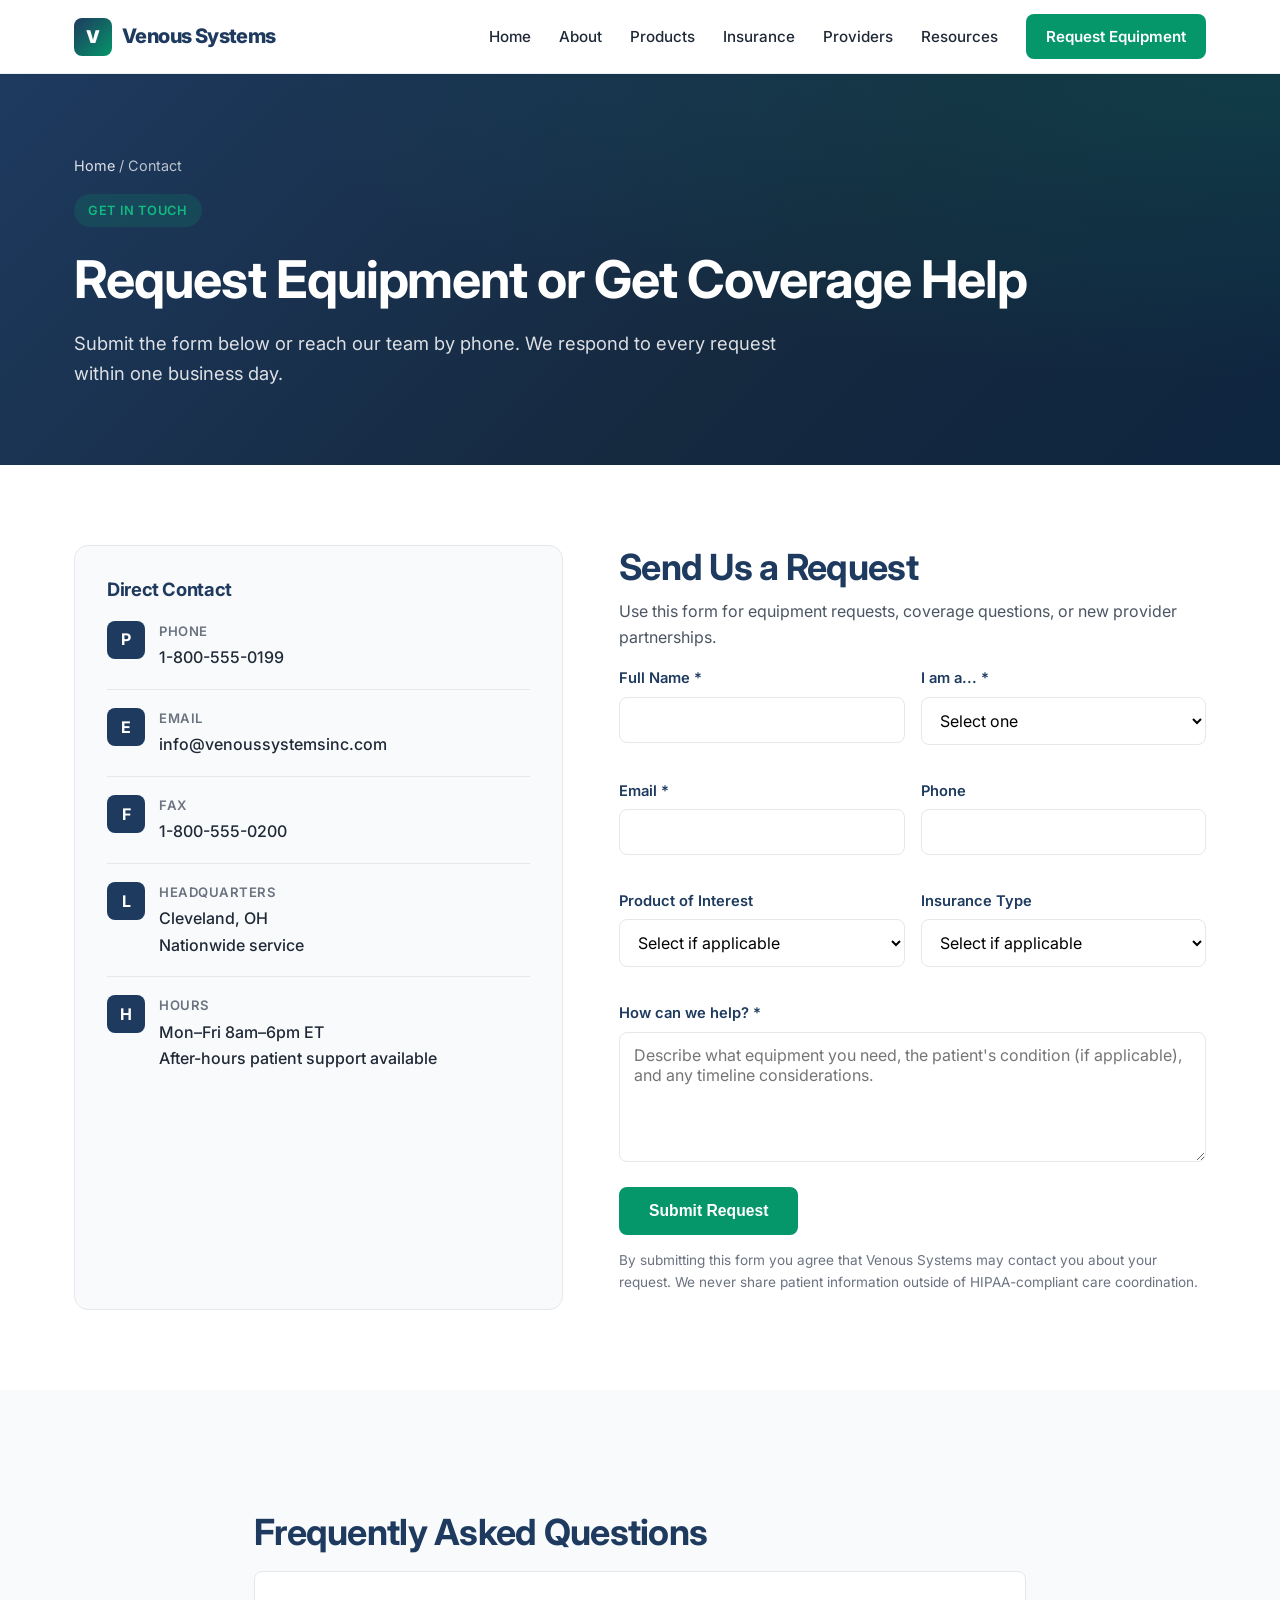
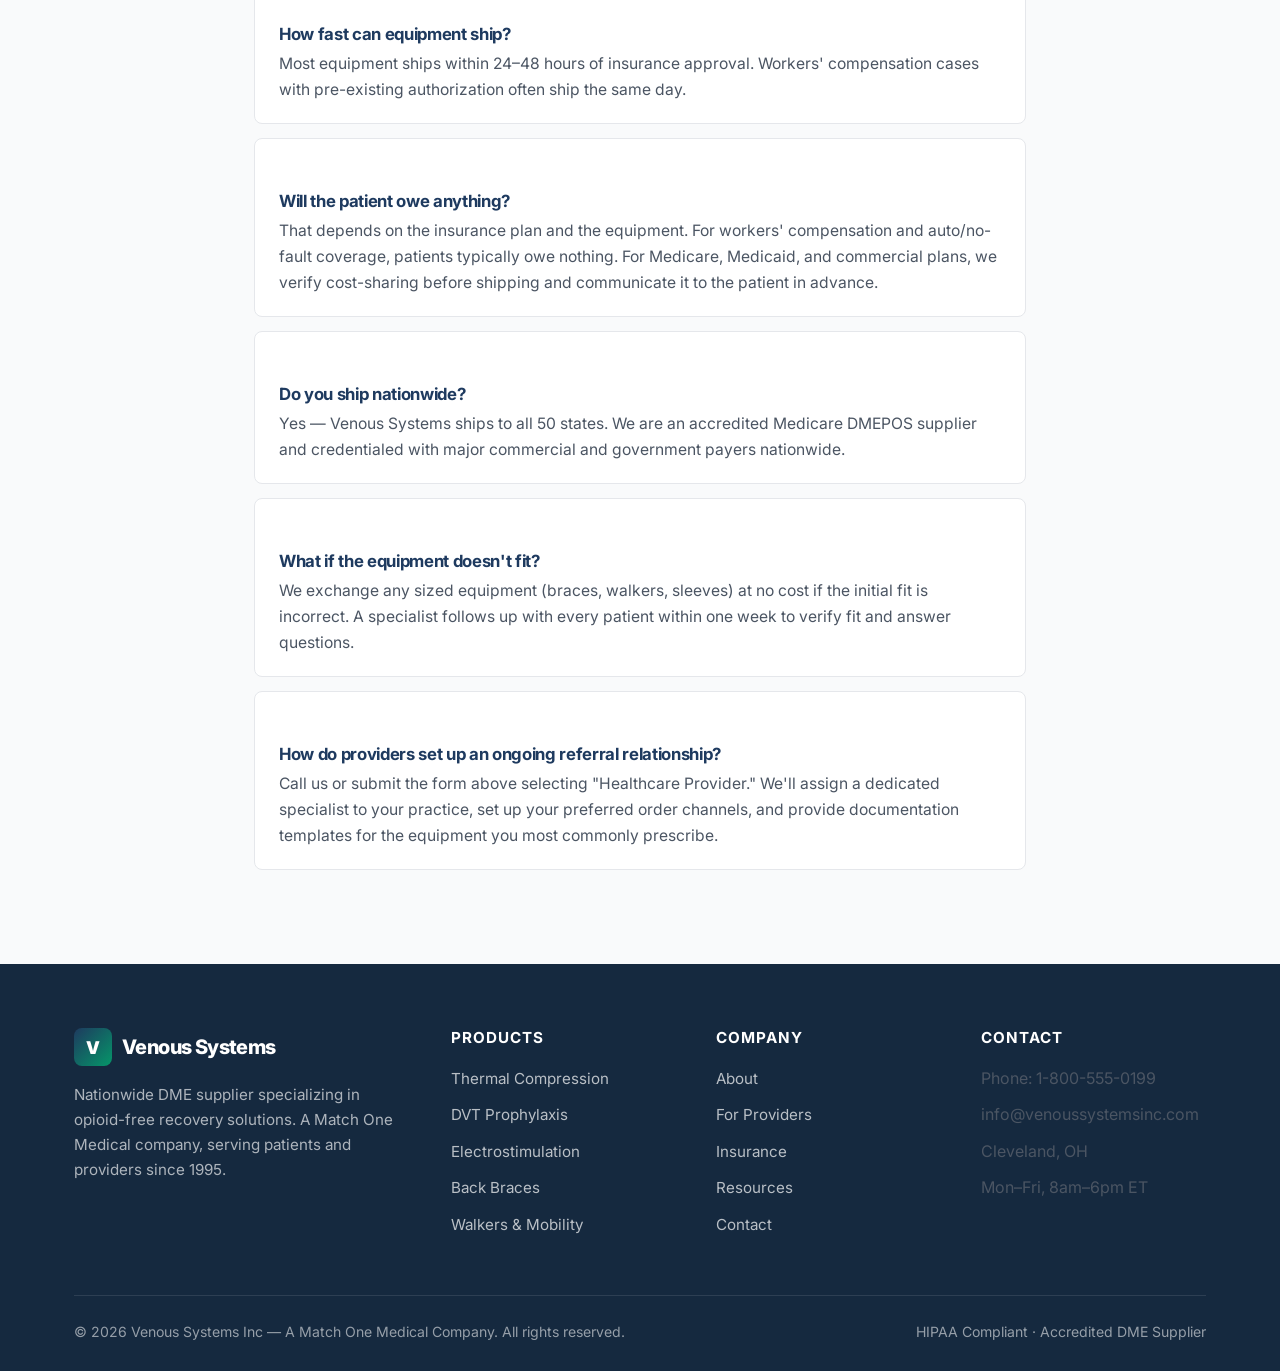
<file: contact/index.html>
<!DOCTYPE html>
<html lang="en">
<head>
<meta charset="UTF-8">
<meta name="viewport" content="width=device-width, initial-scale=1.0">
<title>Contact Venous Systems | Request DME Equipment | 1-800-555-0199</title>
<meta name="description" content="Contact Venous Systems Inc to request durable medical equipment, verify insurance coverage, or set up a provider referral relationship. Available Monday–Friday 8am–6pm ET.">
<meta name="robots" content="index, follow">
<link rel="canonical" href="https://venoussystemsinc.com/contact/">

<meta property="og:title" content="Contact Venous Systems Inc">
<meta property="og:description" content="Request equipment, verify coverage, or set up a provider partnership.">
<meta property="og:url" content="https://venoussystemsinc.com/contact/">
<meta property="og:type" content="website">
<meta property="og:image" content="https://images.unsplash.com/photo-1486312338219-ce68d2c6f44d?w=1200&q=80">

<meta name="twitter:card" content="summary_large_image">
<meta name="twitter:title" content="Contact Venous Systems Inc">
<meta name="twitter:description" content="Request equipment, verify coverage, or set up a provider partnership.">
<meta name="twitter:image" content="https://images.unsplash.com/photo-1486312338219-ce68d2c6f44d?w=1200&q=80">
<link rel="icon" type="image/svg+xml" href="/favicon.svg">
<link rel="preconnect" href="https://fonts.googleapis.com">
<link rel="preconnect" href="https://fonts.gstatic.com" crossorigin>
<link href="https://fonts.googleapis.com/css2?family=Inter:wght@400;500;600;700;800&display=swap" rel="stylesheet">
<link rel="stylesheet" href="/css/style.css">

<script type="application/ld+json">
{
  "@context": "https://schema.org",
  "@type": "ContactPage",
  "url": "https://venoussystemsinc.com/contact/",
  "name": "Contact Venous Systems Inc",
  "mainEntity": {
    "@type": "Organization",
    "name": "Venous Systems Inc",
    "telephone": "+1-800-555-0199",
    "email": "info@venoussystemsinc.com",
    "address": {
      "@type": "PostalAddress",
      "addressLocality": "Cleveland",
      "addressRegion": "OH",
      "addressCountry": "US"
    },
    "openingHours": "Mo-Fr 08:00-18:00"
  }
}
</script>
</head>
<body>

<header class="header">
  <div class="container header-inner">
    <a href="/" class="logo"><span class="logo-mark">V</span><span>Venous Systems</span></a>
    <button class="menu-toggle" aria-label="Toggle menu" aria-expanded="false"><span></span><span></span><span></span></button>
    <nav class="nav" aria-label="Main navigation">
      <a href="/">Home</a>
      <a href="/about/">About</a>
      <a href="/products/">Products</a>
      <a href="/insurance/">Insurance</a>
      <a href="/providers/">Providers</a>
      <a href="/blog/">Resources</a>
      <a href="/contact/" class="cta">Request Equipment</a>
    </nav>
  </div>
</header>

<section class="page-header">
  <div class="container">
    <div class="breadcrumb"><a href="/">Home</a> / Contact</div>
    <span class="eyebrow">Get In Touch</span>
    <h1>Request Equipment or Get Coverage Help</h1>
    <p>Submit the form below or reach our team by phone. We respond to every request within one business day.</p>
  </div>
</section>

<section class="section fade-in">
  <div class="container">
    <div class="contact-grid">

      <aside class="contact-info-card">
        <h3>Direct Contact</h3>

        <div class="info-row">
          <div class="info-icon">P</div>
          <div>
            <span class="label">Phone</span>
            <span class="value">1-800-555-0199</span>
          </div>
        </div>

        <div class="info-row">
          <div class="info-icon">E</div>
          <div>
            <span class="label">Email</span>
            <span class="value">info@venoussystemsinc.com</span>
          </div>
        </div>

        <div class="info-row">
          <div class="info-icon">F</div>
          <div>
            <span class="label">Fax</span>
            <span class="value">1-800-555-0200</span>
          </div>
        </div>

        <div class="info-row">
          <div class="info-icon">L</div>
          <div>
            <span class="label">Headquarters</span>
            <span class="value">Cleveland, OH<br>Nationwide service</span>
          </div>
        </div>

        <div class="info-row">
          <div class="info-icon">H</div>
          <div>
            <span class="label">Hours</span>
            <span class="value">Mon–Fri 8am–6pm ET<br>After-hours patient support available</span>
          </div>
        </div>
      </aside>

      <div>
        <h2 style="margin-bottom:0.5rem;">Send Us a Request</h2>
        <p>Use this form for equipment requests, coverage questions, or new provider partnerships.</p>

        <div id="form-status"></div>

        <form id="contact-form" novalidate>
          <div class="form-grid">
            <div class="form-group">
              <label for="name">Full Name *</label>
              <input type="text" id="name" name="name" required>
            </div>
            <div class="form-group">
              <label for="role">I am a... *</label>
              <select id="role" name="role" required>
                <option value="">Select one</option>
                <option value="patient">Patient or Family Member</option>
                <option value="provider">Healthcare Provider</option>
                <option value="case-manager">Case Manager / Adjuster</option>
                <option value="attorney">Attorney</option>
                <option value="other">Other</option>
              </select>
            </div>
            <div class="form-group">
              <label for="email">Email *</label>
              <input type="email" id="email" name="email" required>
            </div>
            <div class="form-group">
              <label for="phone">Phone</label>
              <input type="tel" id="phone" name="phone">
            </div>
            <div class="form-group">
              <label for="product">Product of Interest</label>
              <select id="product" name="product">
                <option value="">Select if applicable</option>
                <option value="thermal-compression">Thermal Compression</option>
                <option value="dvt-prophylaxis">DVT Prophylaxis</option>
                <option value="electrostimulation">Electrostimulation (TENS/NMES)</option>
                <option value="back-braces">Back Braces / Spinal Orthoses</option>
                <option value="walkers">Walkers & Mobility Aids</option>
                <option value="other">Other / Not Sure</option>
              </select>
            </div>
            <div class="form-group">
              <label for="insurance">Insurance Type</label>
              <select id="insurance" name="insurance">
                <option value="">Select if applicable</option>
                <option value="workers-comp">Workers' Compensation</option>
                <option value="medicare">Medicare</option>
                <option value="medicaid">Medicaid</option>
                <option value="auto">Auto / No-Fault</option>
                <option value="tricare">TRICARE</option>
                <option value="commercial">Commercial Insurance</option>
                <option value="other">Other</option>
              </select>
            </div>
            <div class="form-group full">
              <label for="message">How can we help? *</label>
              <textarea id="message" name="message" required placeholder="Describe what equipment you need, the patient's condition (if applicable), and any timeline considerations."></textarea>
            </div>
          </div>

          <button type="submit" class="btn btn-primary">Submit Request</button>
          <p style="font-size:0.85rem; color:var(--muted); margin-top:14px;">By submitting this form you agree that Venous Systems may contact you about your request. We never share patient information outside of HIPAA-compliant care coordination.</p>
        </form>
      </div>

    </div>
  </div>
</section>

<section class="section section-alt fade-in">
  <div class="container content">
    <h2>Frequently Asked Questions</h2>

    <div class="faq-item">
      <h3>How fast can equipment ship?</h3>
      <p>Most equipment ships within 24–48 hours of insurance approval. Workers' compensation cases with pre-existing authorization often ship the same day.</p>
    </div>

    <div class="faq-item">
      <h3>Will the patient owe anything?</h3>
      <p>That depends on the insurance plan and the equipment. For workers' compensation and auto/no-fault coverage, patients typically owe nothing. For Medicare, Medicaid, and commercial plans, we verify cost-sharing before shipping and communicate it to the patient in advance.</p>
    </div>

    <div class="faq-item">
      <h3>Do you ship nationwide?</h3>
      <p>Yes — Venous Systems ships to all 50 states. We are an accredited Medicare DMEPOS supplier and credentialed with major commercial and government payers nationwide.</p>
    </div>

    <div class="faq-item">
      <h3>What if the equipment doesn't fit?</h3>
      <p>We exchange any sized equipment (braces, walkers, sleeves) at no cost if the initial fit is incorrect. A specialist follows up with every patient within one week to verify fit and answer questions.</p>
    </div>

    <div class="faq-item">
      <h3>How do providers set up an ongoing referral relationship?</h3>
      <p>Call us or submit the form above selecting "Healthcare Provider." We'll assign a dedicated specialist to your practice, set up your preferred order channels, and provide documentation templates for the equipment you most commonly prescribe.</p>
    </div>
  </div>
</section>

<footer class="footer">
  <div class="container">
    <div class="footer-grid">
      <div class="footer-brand">
        <div class="logo"><span class="logo-mark">V</span><span>Venous Systems</span></div>
        <p>Nationwide DME supplier specializing in opioid-free recovery solutions. A Match One Medical company, serving patients and providers since 1995.</p>
      </div>
      <div>
        <h4>Products</h4>
        <ul>
          <li><a href="/products/thermal-compression/">Thermal Compression</a></li>
          <li><a href="/products/dvt-prophylaxis/">DVT Prophylaxis</a></li>
          <li><a href="/products/electrostimulation/">Electrostimulation</a></li>
          <li><a href="/products/back-braces/">Back Braces</a></li>
          <li><a href="/products/walkers/">Walkers & Mobility</a></li>
        </ul>
      </div>
      <div>
        <h4>Company</h4>
        <ul>
          <li><a href="/about/">About</a></li>
          <li><a href="/providers/">For Providers</a></li>
          <li><a href="/insurance/">Insurance</a></li>
          <li><a href="/blog/">Resources</a></li>
          <li><a href="/contact/">Contact</a></li>
        </ul>
      </div>
      <div>
        <h4>Contact</h4>
        <ul>
          <li>Phone: 1-800-555-0199</li>
          <li>info@venoussystemsinc.com</li>
          <li>Cleveland, OH</li>
          <li>Mon–Fri, 8am–6pm ET</li>
        </ul>
      </div>
    </div>
    <div class="footer-bottom">
      <span>© <span class="current-year">2026</span> Venous Systems Inc — A Match One Medical Company. All rights reserved.</span>
      <span>HIPAA Compliant · Accredited DME Supplier</span>
    </div>
  </div>
</footer>

<script src="/js/main.js"></script>
</body>
</html>
</file>
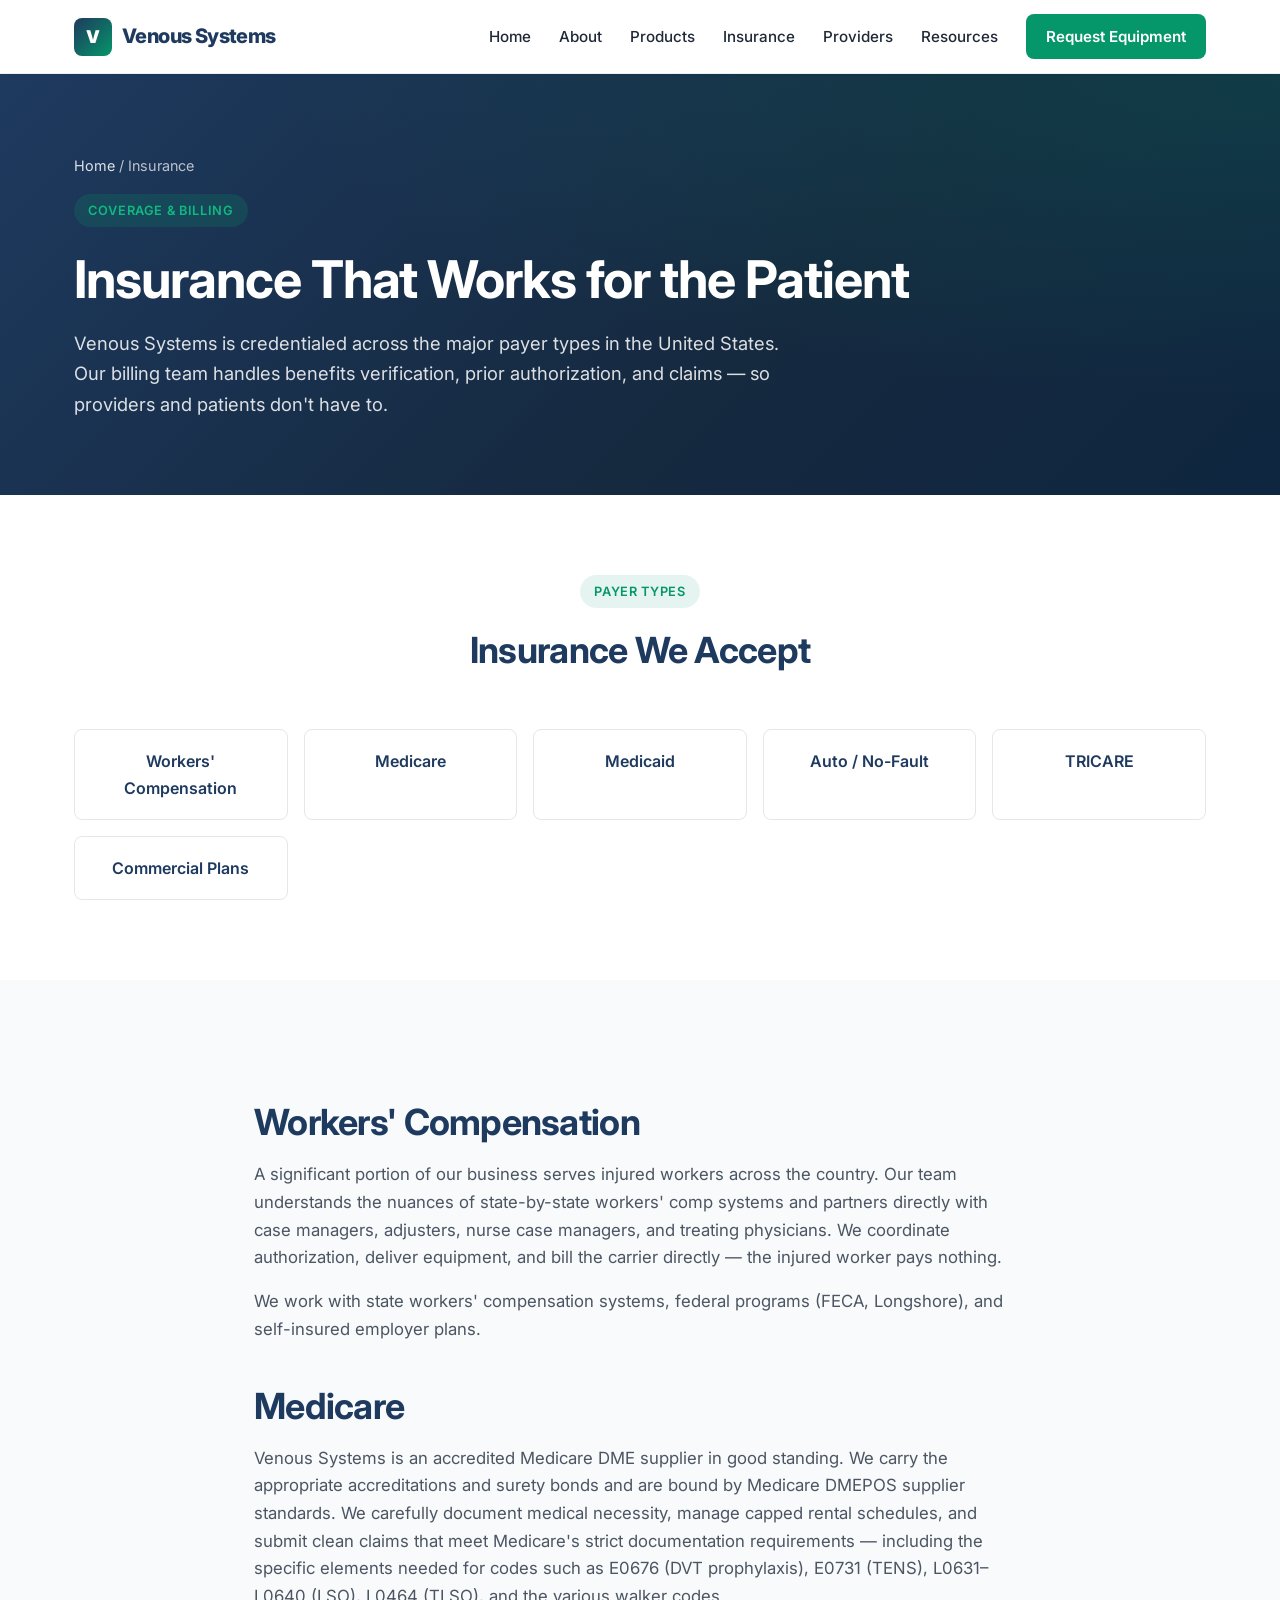
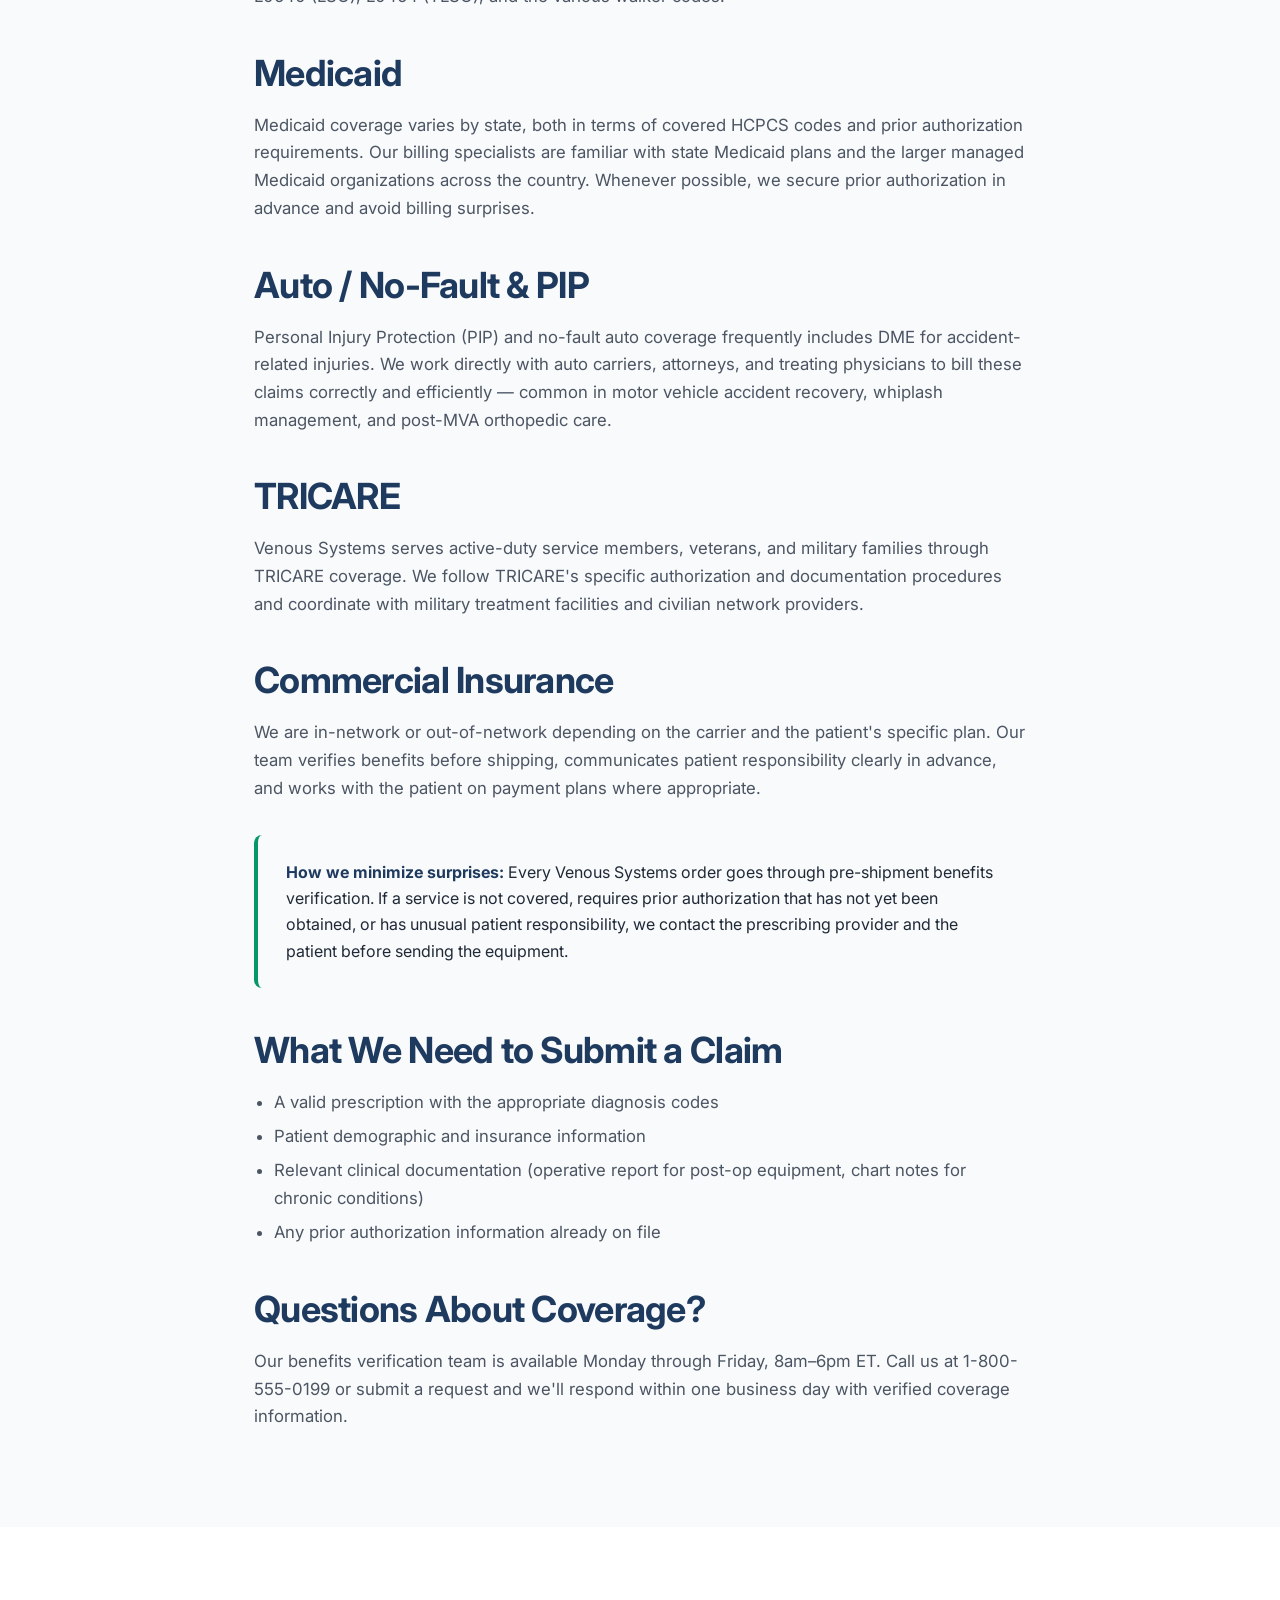
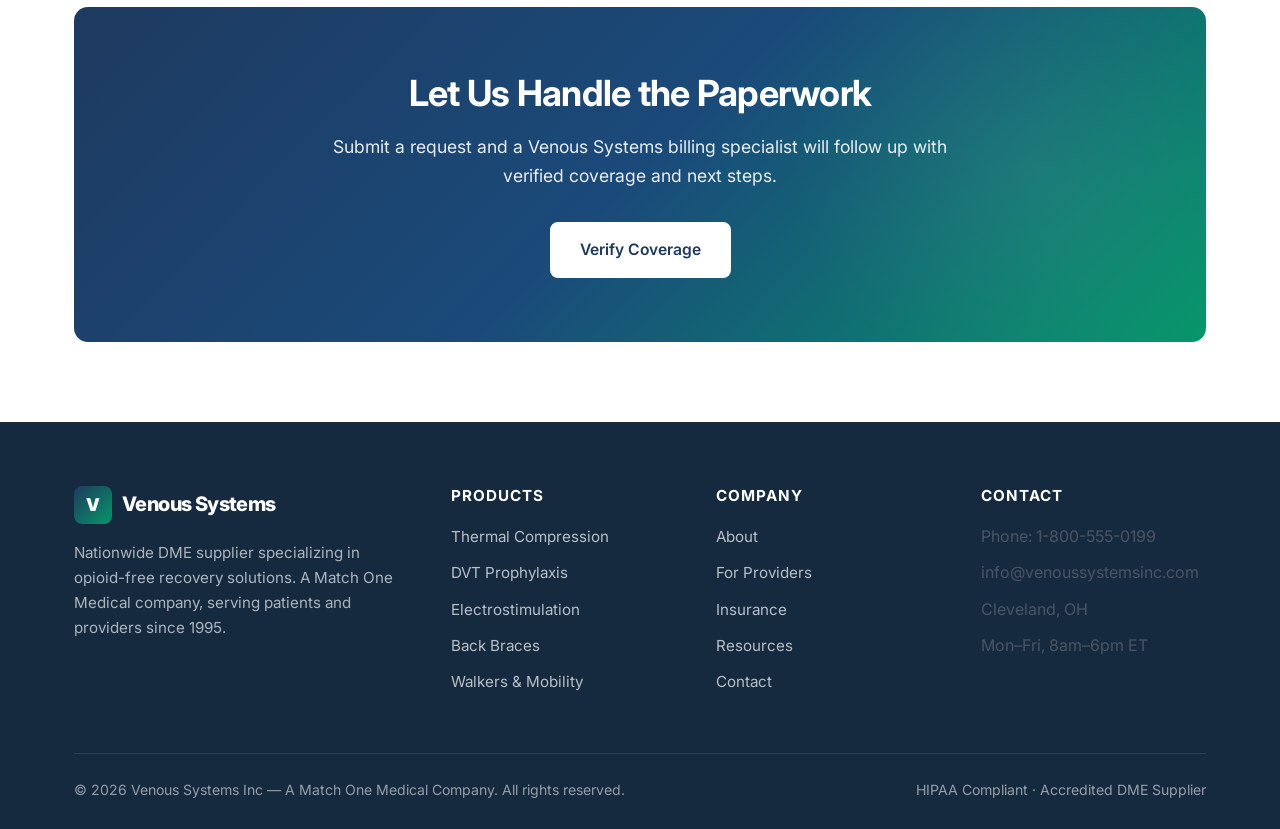
<file: insurance/index.html>
<!DOCTYPE html>
<html lang="en">
<head>
<meta charset="UTF-8">
<meta name="viewport" content="width=device-width, initial-scale=1.0">
<title>Insurance Coverage | Medicare, Medicaid, Workers Comp, TRICARE | Venous Systems</title>
<meta name="description" content="Venous Systems Inc accepts workers' compensation, Medicare, Medicaid, auto/no-fault, TRICARE, and most commercial insurance plans. Our team handles benefits verification and prior authorization.">
<meta name="keywords" content="DME insurance, Medicare DME, Medicaid DME, workers comp DME, TRICARE DME, auto insurance DME, commercial insurance DME, prior authorization">
<meta name="robots" content="index, follow">
<link rel="canonical" href="https://venoussystemsinc.com/insurance/">

<meta property="og:title" content="Insurance Coverage | Venous Systems Inc">
<meta property="og:description" content="Workers comp, Medicare, Medicaid, auto, TRICARE, and commercial — we handle the paperwork.">
<meta property="og:url" content="https://venoussystemsinc.com/insurance/">
<meta property="og:type" content="website">
<meta property="og:image" content="https://images.unsplash.com/photo-1554224155-6726b3ff858f?w=1200&q=80">

<meta name="twitter:card" content="summary_large_image">
<meta name="twitter:title" content="Insurance Coverage | Venous Systems Inc">
<meta name="twitter:description" content="Workers comp, Medicare, Medicaid, auto, TRICARE, and commercial — we handle the paperwork.">
<meta name="twitter:image" content="https://images.unsplash.com/photo-1554224155-6726b3ff858f?w=1200&q=80">
<link rel="icon" type="image/svg+xml" href="/favicon.svg">
<link rel="preconnect" href="https://fonts.googleapis.com">
<link rel="preconnect" href="https://fonts.gstatic.com" crossorigin>
<link href="https://fonts.googleapis.com/css2?family=Inter:wght@400;500;600;700;800&display=swap" rel="stylesheet">
<link rel="stylesheet" href="/css/style.css">

<script type="application/ld+json">
{
  "@context": "https://schema.org",
  "@type": "WebPage",
  "name": "Insurance Coverage",
  "url": "https://venoussystemsinc.com/insurance/",
  "description": "Insurance coverage information for Venous Systems Inc durable medical equipment."
}
</script>
</head>
<body>

<header class="header">
  <div class="container header-inner">
    <a href="/" class="logo"><span class="logo-mark">V</span><span>Venous Systems</span></a>
    <button class="menu-toggle" aria-label="Toggle menu" aria-expanded="false"><span></span><span></span><span></span></button>
    <nav class="nav" aria-label="Main navigation">
      <a href="/">Home</a>
      <a href="/about/">About</a>
      <a href="/products/">Products</a>
      <a href="/insurance/">Insurance</a>
      <a href="/providers/">Providers</a>
      <a href="/blog/">Resources</a>
      <a href="/contact/" class="cta">Request Equipment</a>
    </nav>
  </div>
</header>

<section class="page-header">
  <div class="container">
    <div class="breadcrumb"><a href="/">Home</a> / Insurance</div>
    <span class="eyebrow">Coverage & Billing</span>
    <h1>Insurance That Works for the Patient</h1>
    <p>Venous Systems is credentialed across the major payer types in the United States. Our billing team handles benefits verification, prior authorization, and claims — so providers and patients don't have to.</p>
  </div>
</section>

<section class="section fade-in">
  <div class="container">
    <div class="section-header">
      <span class="eyebrow">Payer Types</span>
      <h2>Insurance We Accept</h2>
    </div>
    <div class="insurance-bar">
      <div class="insurance-pill">Workers' Compensation</div>
      <div class="insurance-pill">Medicare</div>
      <div class="insurance-pill">Medicaid</div>
      <div class="insurance-pill">Auto / No-Fault</div>
      <div class="insurance-pill">TRICARE</div>
      <div class="insurance-pill">Commercial Plans</div>
    </div>
  </div>
</section>

<section class="section section-alt fade-in">
  <div class="container content">
    <h2>Workers' Compensation</h2>
    <p>A significant portion of our business serves injured workers across the country. Our team understands the nuances of state-by-state workers' comp systems and partners directly with case managers, adjusters, nurse case managers, and treating physicians. We coordinate authorization, deliver equipment, and bill the carrier directly — the injured worker pays nothing.</p>
    <p>We work with state workers' compensation systems, federal programs (FECA, Longshore), and self-insured employer plans.</p>

    <h2>Medicare</h2>
    <p>Venous Systems is an accredited Medicare DME supplier in good standing. We carry the appropriate accreditations and surety bonds and are bound by Medicare DMEPOS supplier standards. We carefully document medical necessity, manage capped rental schedules, and submit clean claims that meet Medicare's strict documentation requirements — including the specific elements needed for codes such as E0676 (DVT prophylaxis), E0731 (TENS), L0631–L0640 (LSO), L0464 (TLSO), and the various walker codes.</p>

    <h2>Medicaid</h2>
    <p>Medicaid coverage varies by state, both in terms of covered HCPCS codes and prior authorization requirements. Our billing specialists are familiar with state Medicaid plans and the larger managed Medicaid organizations across the country. Whenever possible, we secure prior authorization in advance and avoid billing surprises.</p>

    <h2>Auto / No-Fault & PIP</h2>
    <p>Personal Injury Protection (PIP) and no-fault auto coverage frequently includes DME for accident-related injuries. We work directly with auto carriers, attorneys, and treating physicians to bill these claims correctly and efficiently — common in motor vehicle accident recovery, whiplash management, and post-MVA orthopedic care.</p>

    <h2>TRICARE</h2>
    <p>Venous Systems serves active-duty service members, veterans, and military families through TRICARE coverage. We follow TRICARE's specific authorization and documentation procedures and coordinate with military treatment facilities and civilian network providers.</p>

    <h2>Commercial Insurance</h2>
    <p>We are in-network or out-of-network depending on the carrier and the patient's specific plan. Our team verifies benefits before shipping, communicates patient responsibility clearly in advance, and works with the patient on payment plans where appropriate.</p>

    <div class="callout">
      <strong>How we minimize surprises:</strong> Every Venous Systems order goes through pre-shipment benefits verification. If a service is not covered, requires prior authorization that has not yet been obtained, or has unusual patient responsibility, we contact the prescribing provider and the patient before sending the equipment.
    </div>

    <h2>What We Need to Submit a Claim</h2>
    <ul>
      <li>A valid prescription with the appropriate diagnosis codes</li>
      <li>Patient demographic and insurance information</li>
      <li>Relevant clinical documentation (operative report for post-op equipment, chart notes for chronic conditions)</li>
      <li>Any prior authorization information already on file</li>
    </ul>

    <h2>Questions About Coverage?</h2>
    <p>Our benefits verification team is available Monday through Friday, 8am–6pm ET. Call us at 1-800-555-0199 or submit a request and we'll respond within one business day with verified coverage information.</p>
  </div>
</section>

<section class="section fade-in">
  <div class="container">
    <div class="cta-block">
      <h2>Let Us Handle the Paperwork</h2>
      <p>Submit a request and a Venous Systems billing specialist will follow up with verified coverage and next steps.</p>
      <a href="/contact/" class="btn btn-primary">Verify Coverage</a>
    </div>
  </div>
</section>

<footer class="footer">
  <div class="container">
    <div class="footer-grid">
      <div class="footer-brand">
        <div class="logo"><span class="logo-mark">V</span><span>Venous Systems</span></div>
        <p>Nationwide DME supplier specializing in opioid-free recovery solutions. A Match One Medical company, serving patients and providers since 1995.</p>
      </div>
      <div>
        <h4>Products</h4>
        <ul>
          <li><a href="/products/thermal-compression/">Thermal Compression</a></li>
          <li><a href="/products/dvt-prophylaxis/">DVT Prophylaxis</a></li>
          <li><a href="/products/electrostimulation/">Electrostimulation</a></li>
          <li><a href="/products/back-braces/">Back Braces</a></li>
          <li><a href="/products/walkers/">Walkers & Mobility</a></li>
        </ul>
      </div>
      <div>
        <h4>Company</h4>
        <ul>
          <li><a href="/about/">About</a></li>
          <li><a href="/providers/">For Providers</a></li>
          <li><a href="/insurance/">Insurance</a></li>
          <li><a href="/blog/">Resources</a></li>
          <li><a href="/contact/">Contact</a></li>
        </ul>
      </div>
      <div>
        <h4>Contact</h4>
        <ul>
          <li>Phone: 1-800-555-0199</li>
          <li>info@venoussystemsinc.com</li>
          <li>Cleveland, OH</li>
          <li>Mon–Fri, 8am–6pm ET</li>
        </ul>
      </div>
    </div>
    <div class="footer-bottom">
      <span>© <span class="current-year">2026</span> Venous Systems Inc — A Match One Medical Company. All rights reserved.</span>
      <span>HIPAA Compliant · Accredited DME Supplier</span>
    </div>
  </div>
</footer>

<script src="/js/main.js"></script>
</body>
</html>
</file>
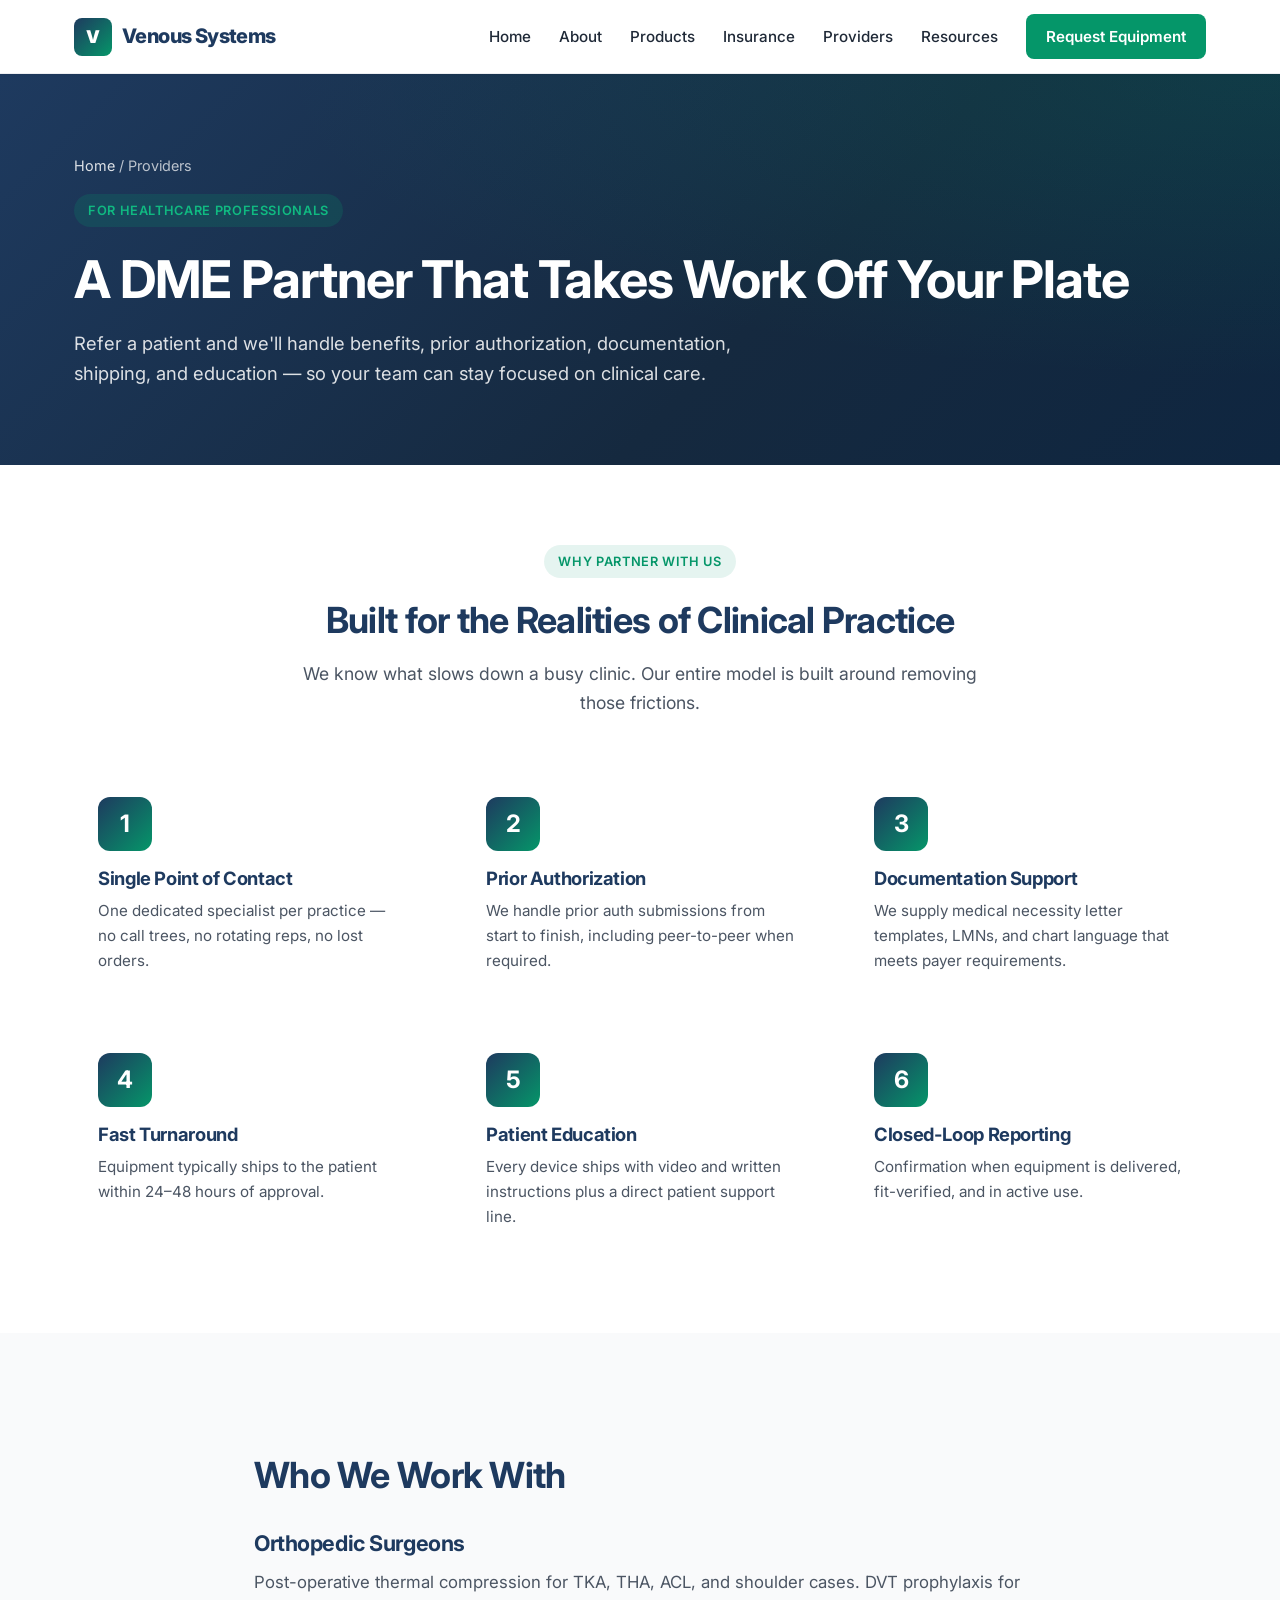
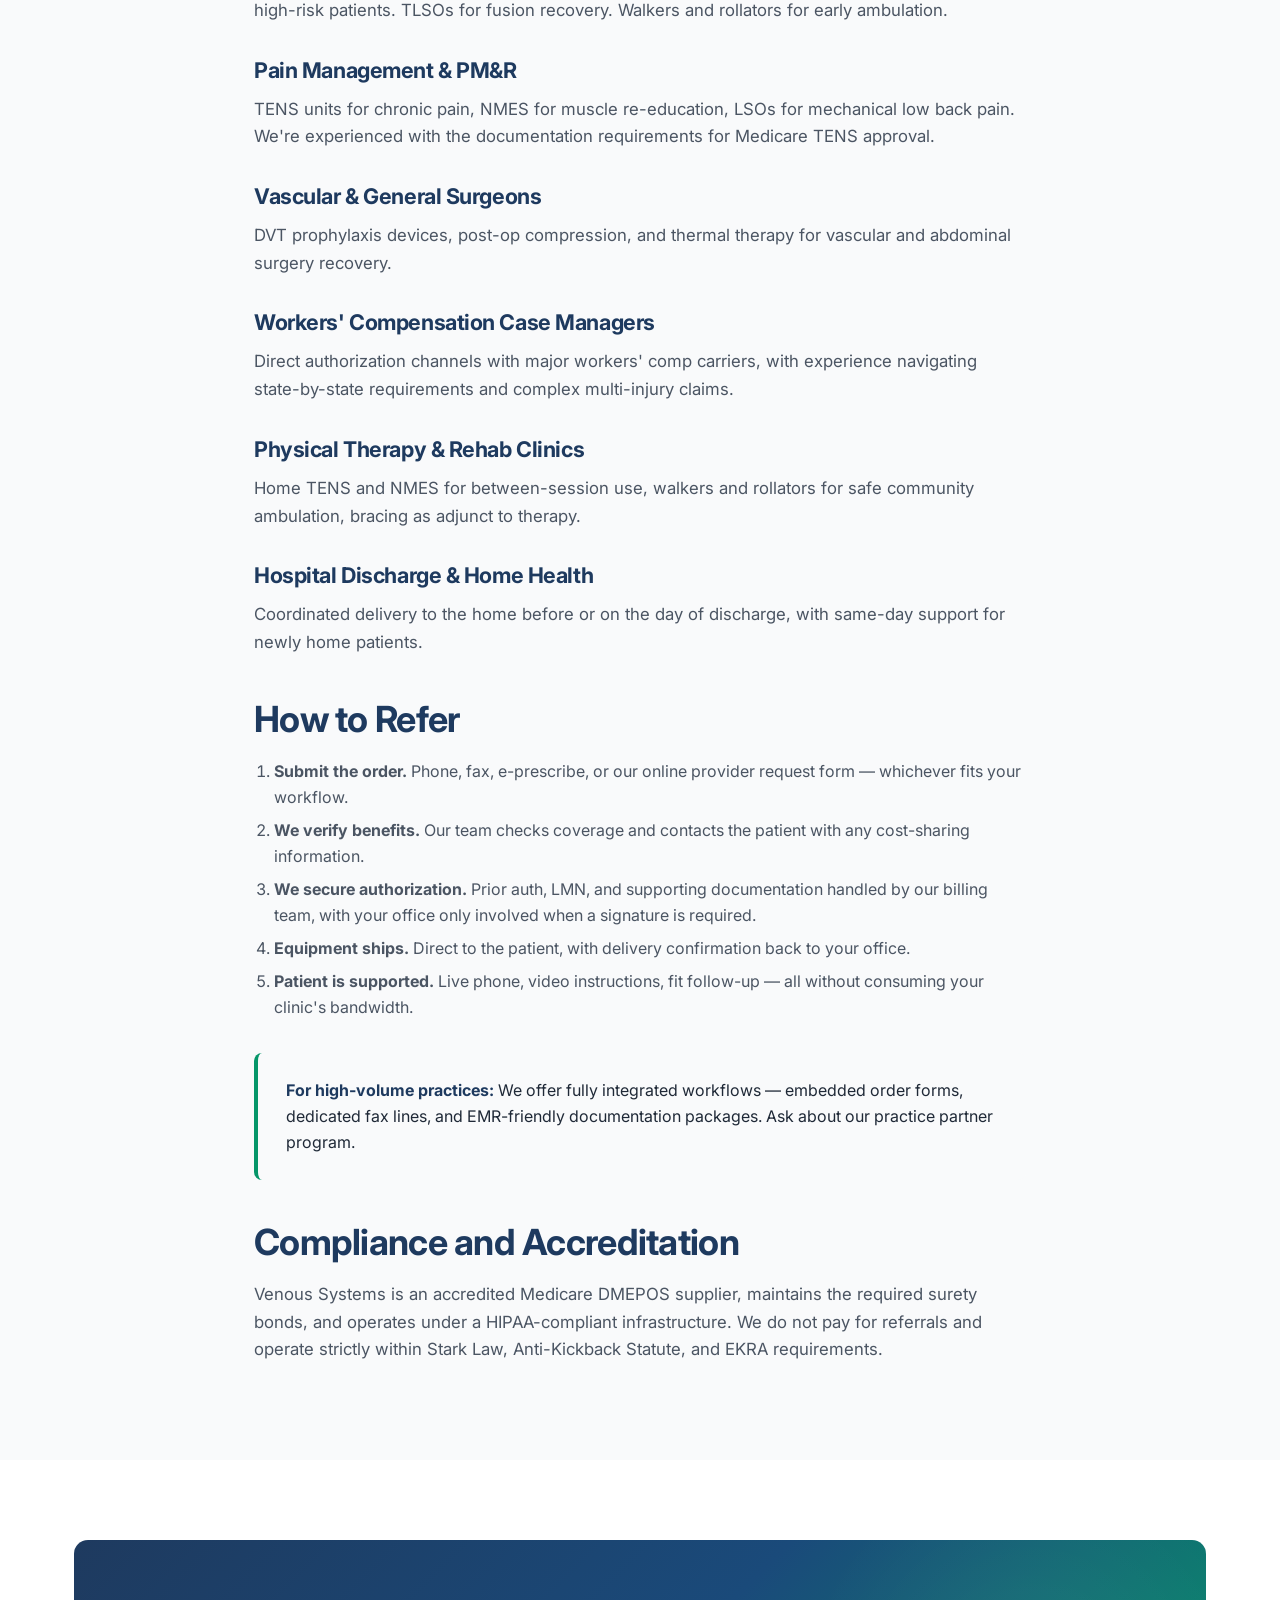
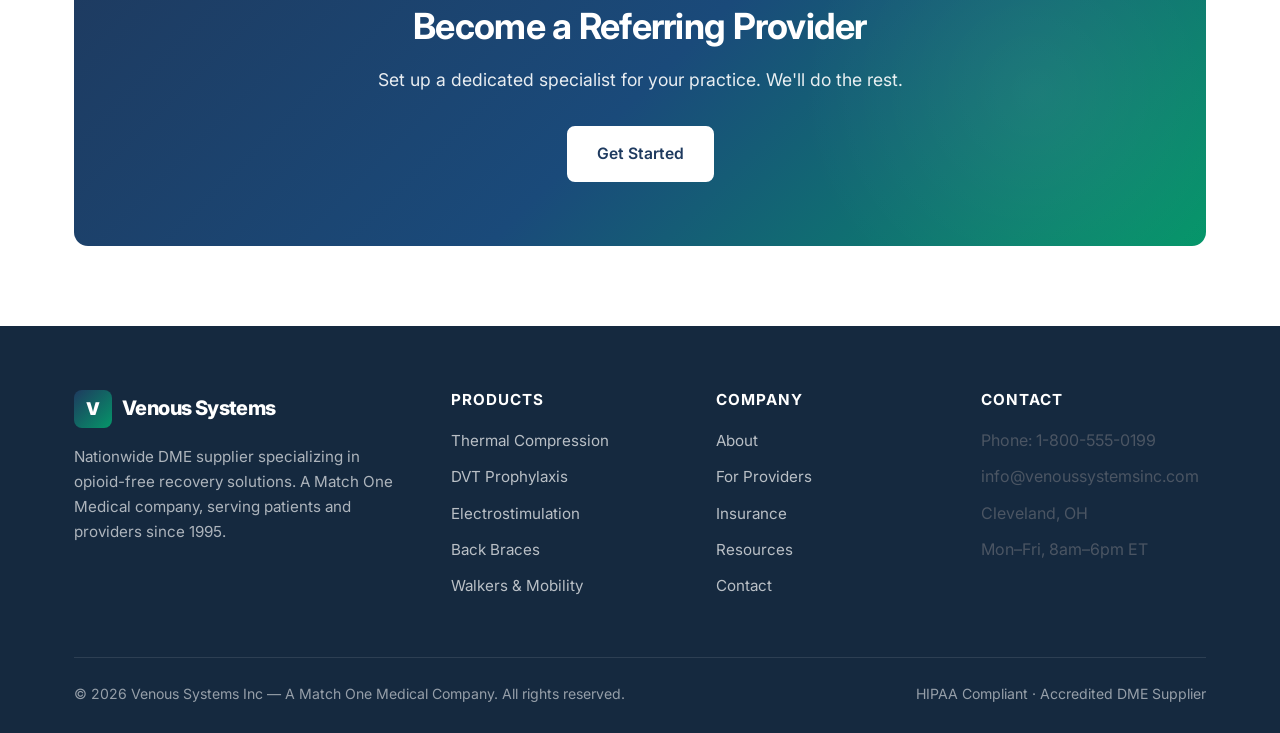
<file: providers/index.html>
<!DOCTYPE html>
<html lang="en">
<head>
<meta charset="UTF-8">
<meta name="viewport" content="width=device-width, initial-scale=1.0">
<title>For Providers | Refer Patients to Venous Systems | DME Referral Portal</title>
<meta name="description" content="Referring providers get a single point of contact, fast prior authorization, direct-to-patient shipping, and full documentation support. Partner with Venous Systems for opioid-free DME.">
<meta name="keywords" content="DME referral, refer a patient, DME provider portal, physician DME order, surgeon DME supplier, case manager DME, workers comp referral">
<meta name="robots" content="index, follow">
<link rel="canonical" href="https://venoussystemsinc.com/providers/">

<meta property="og:title" content="For Providers | Venous Systems Inc">
<meta property="og:description" content="Partner with a DME supplier that handles benefits, authorization, and documentation — so you don't have to.">
<meta property="og:url" content="https://venoussystemsinc.com/providers/">
<meta property="og:type" content="website">
<meta property="og:image" content="https://images.unsplash.com/photo-1551601651-2a8555f1a136?w=1200&q=80">

<meta name="twitter:card" content="summary_large_image">
<meta name="twitter:title" content="For Providers | Venous Systems Inc">
<meta name="twitter:description" content="Partner with a DME supplier that handles benefits, authorization, and documentation — so you don't have to.">
<meta name="twitter:image" content="https://images.unsplash.com/photo-1551601651-2a8555f1a136?w=1200&q=80">
<link rel="icon" type="image/svg+xml" href="/favicon.svg">
<link rel="preconnect" href="https://fonts.googleapis.com">
<link rel="preconnect" href="https://fonts.gstatic.com" crossorigin>
<link href="https://fonts.googleapis.com/css2?family=Inter:wght@400;500;600;700;800&display=swap" rel="stylesheet">
<link rel="stylesheet" href="/css/style.css">

<script type="application/ld+json">
{
  "@context": "https://schema.org",
  "@type": "WebPage",
  "name": "For Providers",
  "url": "https://venoussystemsinc.com/providers/",
  "description": "Information for healthcare providers referring patients to Venous Systems Inc for DME."
}
</script>
</head>
<body>

<header class="header">
  <div class="container header-inner">
    <a href="/" class="logo"><span class="logo-mark">V</span><span>Venous Systems</span></a>
    <button class="menu-toggle" aria-label="Toggle menu" aria-expanded="false"><span></span><span></span><span></span></button>
    <nav class="nav" aria-label="Main navigation">
      <a href="/">Home</a>
      <a href="/about/">About</a>
      <a href="/products/">Products</a>
      <a href="/insurance/">Insurance</a>
      <a href="/providers/">Providers</a>
      <a href="/blog/">Resources</a>
      <a href="/contact/" class="cta">Request Equipment</a>
    </nav>
  </div>
</header>

<section class="page-header">
  <div class="container">
    <div class="breadcrumb"><a href="/">Home</a> / Providers</div>
    <span class="eyebrow">For Healthcare Professionals</span>
    <h1>A DME Partner That Takes Work Off Your Plate</h1>
    <p>Refer a patient and we'll handle benefits, prior authorization, documentation, shipping, and education — so your team can stay focused on clinical care.</p>
  </div>
</section>

<section class="section fade-in">
  <div class="container">
    <div class="section-header">
      <span class="eyebrow">Why Partner With Us</span>
      <h2>Built for the Realities of Clinical Practice</h2>
      <p>We know what slows down a busy clinic. Our entire model is built around removing those frictions.</p>
    </div>

    <div class="features">
      <div class="feature">
        <div class="feature-icon">1</div>
        <h3>Single Point of Contact</h3>
        <p>One dedicated specialist per practice — no call trees, no rotating reps, no lost orders.</p>
      </div>
      <div class="feature">
        <div class="feature-icon">2</div>
        <h3>Prior Authorization</h3>
        <p>We handle prior auth submissions from start to finish, including peer-to-peer when required.</p>
      </div>
      <div class="feature">
        <div class="feature-icon">3</div>
        <h3>Documentation Support</h3>
        <p>We supply medical necessity letter templates, LMNs, and chart language that meets payer requirements.</p>
      </div>
      <div class="feature">
        <div class="feature-icon">4</div>
        <h3>Fast Turnaround</h3>
        <p>Equipment typically ships to the patient within 24–48 hours of approval.</p>
      </div>
      <div class="feature">
        <div class="feature-icon">5</div>
        <h3>Patient Education</h3>
        <p>Every device ships with video and written instructions plus a direct patient support line.</p>
      </div>
      <div class="feature">
        <div class="feature-icon">6</div>
        <h3>Closed-Loop Reporting</h3>
        <p>Confirmation when equipment is delivered, fit-verified, and in active use.</p>
      </div>
    </div>
  </div>
</section>

<section class="section section-alt fade-in">
  <div class="container content">
    <h2>Who We Work With</h2>
    <h3>Orthopedic Surgeons</h3>
    <p>Post-operative thermal compression for TKA, THA, ACL, and shoulder cases. DVT prophylaxis for high-risk patients. TLSOs for fusion recovery. Walkers and rollators for early ambulation.</p>

    <h3>Pain Management & PM&R</h3>
    <p>TENS units for chronic pain, NMES for muscle re-education, LSOs for mechanical low back pain. We're experienced with the documentation requirements for Medicare TENS approval.</p>

    <h3>Vascular & General Surgeons</h3>
    <p>DVT prophylaxis devices, post-op compression, and thermal therapy for vascular and abdominal surgery recovery.</p>

    <h3>Workers' Compensation Case Managers</h3>
    <p>Direct authorization channels with major workers' comp carriers, with experience navigating state-by-state requirements and complex multi-injury claims.</p>

    <h3>Physical Therapy & Rehab Clinics</h3>
    <p>Home TENS and NMES for between-session use, walkers and rollators for safe community ambulation, bracing as adjunct to therapy.</p>

    <h3>Hospital Discharge & Home Health</h3>
    <p>Coordinated delivery to the home before or on the day of discharge, with same-day support for newly home patients.</p>

    <h2>How to Refer</h2>
    <ol>
      <li><strong>Submit the order.</strong> Phone, fax, e-prescribe, or our online provider request form — whichever fits your workflow.</li>
      <li><strong>We verify benefits.</strong> Our team checks coverage and contacts the patient with any cost-sharing information.</li>
      <li><strong>We secure authorization.</strong> Prior auth, LMN, and supporting documentation handled by our billing team, with your office only involved when a signature is required.</li>
      <li><strong>Equipment ships.</strong> Direct to the patient, with delivery confirmation back to your office.</li>
      <li><strong>Patient is supported.</strong> Live phone, video instructions, fit follow-up — all without consuming your clinic's bandwidth.</li>
    </ol>

    <div class="callout">
      <strong>For high-volume practices:</strong> We offer fully integrated workflows — embedded order forms, dedicated fax lines, and EMR-friendly documentation packages. Ask about our practice partner program.
    </div>

    <h2>Compliance and Accreditation</h2>
    <p>Venous Systems is an accredited Medicare DMEPOS supplier, maintains the required surety bonds, and operates under a HIPAA-compliant infrastructure. We do not pay for referrals and operate strictly within Stark Law, Anti-Kickback Statute, and EKRA requirements.</p>
  </div>
</section>

<section class="section fade-in">
  <div class="container">
    <div class="cta-block">
      <h2>Become a Referring Provider</h2>
      <p>Set up a dedicated specialist for your practice. We'll do the rest.</p>
      <a href="/contact/" class="btn btn-primary">Get Started</a>
    </div>
  </div>
</section>

<footer class="footer">
  <div class="container">
    <div class="footer-grid">
      <div class="footer-brand">
        <div class="logo"><span class="logo-mark">V</span><span>Venous Systems</span></div>
        <p>Nationwide DME supplier specializing in opioid-free recovery solutions. A Match One Medical company, serving patients and providers since 1995.</p>
      </div>
      <div>
        <h4>Products</h4>
        <ul>
          <li><a href="/products/thermal-compression/">Thermal Compression</a></li>
          <li><a href="/products/dvt-prophylaxis/">DVT Prophylaxis</a></li>
          <li><a href="/products/electrostimulation/">Electrostimulation</a></li>
          <li><a href="/products/back-braces/">Back Braces</a></li>
          <li><a href="/products/walkers/">Walkers & Mobility</a></li>
        </ul>
      </div>
      <div>
        <h4>Company</h4>
        <ul>
          <li><a href="/about/">About</a></li>
          <li><a href="/providers/">For Providers</a></li>
          <li><a href="/insurance/">Insurance</a></li>
          <li><a href="/blog/">Resources</a></li>
          <li><a href="/contact/">Contact</a></li>
        </ul>
      </div>
      <div>
        <h4>Contact</h4>
        <ul>
          <li>Phone: 1-800-555-0199</li>
          <li>info@venoussystemsinc.com</li>
          <li>Cleveland, OH</li>
          <li>Mon–Fri, 8am–6pm ET</li>
        </ul>
      </div>
    </div>
    <div class="footer-bottom">
      <span>© <span class="current-year">2026</span> Venous Systems Inc — A Match One Medical Company. All rights reserved.</span>
      <span>HIPAA Compliant · Accredited DME Supplier</span>
    </div>
  </div>
</footer>

<script src="/js/main.js"></script>
</body>
</html>
</file>
<file: css/style.css>
/* Venous Systems Inc - Main Stylesheet */

:root {
  --primary: #1e3a5f;
  --primary-dark: #15293f;
  --primary-light: #2c547f;
  --accent: #059669;
  --accent-dark: #047857;
  --accent-light: #10b981;
  --text: #1f2937;
  --text-light: #4b5563;
  --muted: #6b7280;
  --bg: #ffffff;
  --bg-alt: #f9fafb;
  --bg-soft: #f3f4f6;
  --border: #e5e7eb;
  --shadow-sm: 0 1px 2px rgba(0,0,0,0.04);
  --shadow: 0 4px 12px rgba(0,0,0,0.06);
  --shadow-lg: 0 10px 30px rgba(0,0,0,0.08);
  --shadow-xl: 0 20px 50px rgba(0,0,0,0.12);
  --radius: 8px;
  --radius-lg: 14px;
  --container: 1180px;
  --font: 'Inter', -apple-system, BlinkMacSystemFont, 'Segoe UI', Roboto, sans-serif;
}

* { margin: 0; padding: 0; box-sizing: border-box; }

html { scroll-behavior: smooth; -webkit-text-size-adjust: 100%; }

body {
  font-family: var(--font);
  color: var(--text);
  background: var(--bg);
  line-height: 1.65;
  font-size: 16px;
  -webkit-font-smoothing: antialiased;
  -moz-osx-font-smoothing: grayscale;
}

img { max-width: 100%; height: auto; display: block; }

a { color: var(--primary); text-decoration: none; transition: color 0.2s; }
a:hover { color: var(--accent); }

.container {
  max-width: var(--container);
  margin: 0 auto;
  padding: 0 24px;
}

h1, h2, h3, h4, h5, h6 {
  font-weight: 700;
  line-height: 1.25;
  color: var(--primary);
  letter-spacing: -0.02em;
}

h1 { font-size: clamp(2rem, 4.5vw, 3.25rem); margin-bottom: 1rem; }
h2 { font-size: clamp(1.6rem, 3vw, 2.25rem); margin-bottom: 1rem; }
h3 { font-size: 1.35rem; margin-bottom: 0.75rem; }
h4 { font-size: 1.1rem; margin-bottom: 0.5rem; }

p { margin-bottom: 1rem; color: var(--text-light); }

ul, ol { margin: 0 0 1rem 1.25rem; color: var(--text-light); }
li { margin-bottom: 0.4rem; }

/* ---------- FADE-IN ON SCROLL ---------- */
.fade-in {
  opacity: 0;
  transform: translateY(24px);
  transition: opacity 0.7s ease, transform 0.7s ease;
}

.fade-in.visible {
  opacity: 1;
  transform: translateY(0);
}

/* ---------- HEADER ---------- */
.header {
  background: rgba(255,255,255,0.92);
  backdrop-filter: blur(12px);
  -webkit-backdrop-filter: blur(12px);
  border-bottom: 1px solid rgba(229,231,235,0.7);
  position: sticky;
  top: 0;
  z-index: 100;
  box-shadow: 0 1px 3px rgba(0,0,0,0.04);
  transition: box-shadow 0.3s, background 0.3s;
}

.header.scrolled {
  box-shadow: 0 4px 20px rgba(0,0,0,0.08);
  background: rgba(255,255,255,0.97);
}

.header-inner {
  display: flex;
  align-items: center;
  justify-content: space-between;
  padding: 14px 24px;
}

.logo {
  display: flex;
  align-items: center;
  gap: 10px;
  font-weight: 800;
  font-size: 1.25rem;
  color: var(--primary);
  letter-spacing: -0.03em;
}

.logo:hover { color: var(--primary); }

.logo-mark {
  width: 38px;
  height: 38px;
  background: linear-gradient(135deg, var(--primary), var(--accent));
  border-radius: 8px;
  display: flex;
  align-items: center;
  justify-content: center;
  color: #fff;
  font-weight: 900;
  font-size: 1.1rem;
  flex-shrink: 0;
}

.nav { display: flex; align-items: center; gap: 28px; }

.nav a {
  color: var(--text);
  font-weight: 500;
  font-size: 0.95rem;
  position: relative;
  transition: color 0.2s;
}

.nav a::after {
  content: '';
  position: absolute;
  bottom: -4px;
  left: 0;
  width: 0;
  height: 2px;
  background: var(--accent);
  transition: width 0.3s;
}

.nav a:hover { color: var(--primary); }
.nav a:hover::after { width: 100%; }

.nav .cta {
  background: var(--accent);
  color: #fff;
  padding: 10px 20px;
  border-radius: var(--radius);
  font-weight: 600;
  transition: background 0.2s, transform 0.2s, box-shadow 0.2s;
}

.nav .cta::after { display: none; }

.nav .cta:hover {
  background: var(--accent-dark);
  color: #fff;
  transform: translateY(-1px);
  box-shadow: 0 4px 12px rgba(5,150,105,0.3);
}

.menu-toggle {
  display: none;
  background: none;
  border: none;
  cursor: pointer;
  padding: 8px;
  z-index: 110;
}

.menu-toggle span {
  display: block;
  width: 24px;
  height: 2px;
  background: var(--primary);
  margin: 5px 0;
  transition: transform 0.3s, opacity 0.3s;
  border-radius: 2px;
}

.menu-toggle.active span:nth-child(1) {
  transform: translateY(7px) rotate(45deg);
}

.menu-toggle.active span:nth-child(2) {
  opacity: 0;
}

.menu-toggle.active span:nth-child(3) {
  transform: translateY(-7px) rotate(-45deg);
}

/* ---------- BUTTONS ---------- */
.btn {
  display: inline-block;
  padding: 13px 28px;
  border-radius: var(--radius);
  font-weight: 600;
  font-size: 0.98rem;
  transition: all 0.25s;
  border: 2px solid transparent;
  cursor: pointer;
  text-align: center;
}

.btn-primary {
  background: var(--accent);
  color: #fff;
  border-color: var(--accent);
}
.btn-primary:hover {
  background: var(--accent-dark);
  border-color: var(--accent-dark);
  color: #fff;
  transform: translateY(-2px);
  box-shadow: 0 6px 20px rgba(5,150,105,0.3);
}

.btn-outline {
  background: transparent;
  color: #fff;
  border-color: rgba(255,255,255,0.4);
}
.btn-outline:hover {
  background: rgba(255,255,255,0.12);
  border-color: #fff;
  color: #fff;
  transform: translateY(-2px);
}

.btn-secondary {
  background: var(--primary);
  color: #fff;
  border-color: var(--primary);
}
.btn-secondary:hover {
  background: var(--primary-dark);
  color: #fff;
  transform: translateY(-2px);
  box-shadow: 0 6px 20px rgba(30,58,95,0.3);
}

/* ---------- HERO ---------- */
.hero {
  background: linear-gradient(135deg, var(--primary) 0%, var(--primary-dark) 60%, #0f2640 100%);
  color: #fff;
  padding: 90px 0 110px;
  position: relative;
  overflow: hidden;
}

.hero::before {
  content: '';
  position: absolute;
  top: -50%;
  right: -10%;
  width: 60%;
  height: 200%;
  background: radial-gradient(circle, rgba(5,150,105,0.18) 0%, transparent 55%);
  pointer-events: none;
}

.hero::after {
  content: '';
  position: absolute;
  bottom: 0;
  left: 0;
  right: 0;
  height: 120px;
  background: linear-gradient(to top, rgba(15,38,64,0.4), transparent);
  pointer-events: none;
}

.hero-inner {
  display: grid;
  grid-template-columns: 1.1fr 1fr;
  gap: 60px;
  align-items: center;
  position: relative;
  z-index: 1;
}

.hero h1 { color: #fff; margin-bottom: 1.25rem; }

.hero .lead {
  font-size: 1.15rem;
  color: rgba(255,255,255,0.85);
  margin-bottom: 2rem;
  max-width: 560px;
}

.hero-cta { display: flex; gap: 14px; flex-wrap: wrap; }

.hero-image {
  border-radius: var(--radius-lg);
  overflow: hidden;
  box-shadow: 0 24px 64px rgba(0,0,0,0.35);
  position: relative;
}

.hero-image img {
  width: 100%;
  height: 100%;
  object-fit: cover;
  aspect-ratio: 4/3;
}

.eyebrow {
  display: inline-block;
  background: rgba(5,150,105,0.2);
  color: var(--accent-light);
  padding: 6px 14px;
  border-radius: 999px;
  font-size: 0.8rem;
  font-weight: 600;
  letter-spacing: 0.05em;
  text-transform: uppercase;
  margin-bottom: 1.25rem;
}

/* ---------- SECTIONS ---------- */
.section { padding: 80px 0; }
.section-alt { background: var(--bg-alt); }

.section-header {
  text-align: center;
  max-width: 720px;
  margin: 0 auto 56px;
}

.section-header .eyebrow {
  background: rgba(5,150,105,0.1);
  color: var(--accent);
}

.section-header p {
  font-size: 1.1rem;
  margin-top: 0.5rem;
}

/* ---------- TRUST BAR ---------- */
.trust-bar {
  background: #fff;
  border-bottom: 1px solid var(--border);
  padding: 28px 0;
}

.trust-bar-inner {
  display: grid;
  grid-template-columns: repeat(4, 1fr);
  gap: 28px;
  text-align: center;
}

.trust-item {
  display: flex;
  flex-direction: column;
  align-items: center;
  gap: 6px;
}

.trust-item .stat {
  font-size: 1.75rem;
  font-weight: 800;
  color: var(--primary);
}

.trust-item .label {
  font-size: 0.85rem;
  color: var(--muted);
  font-weight: 500;
}

/* ---------- TRUST BADGES ---------- */
.trust-badges {
  padding: 48px 0;
  background: var(--bg-alt);
  border-top: 1px solid var(--border);
  border-bottom: 1px solid var(--border);
}

.trust-badges-inner {
  display: flex;
  justify-content: center;
  gap: 40px;
  flex-wrap: wrap;
}

.trust-badge {
  display: flex;
  align-items: center;
  gap: 14px;
  padding: 16px 28px;
  background: #fff;
  border: 1px solid var(--border);
  border-radius: var(--radius-lg);
  box-shadow: var(--shadow-sm);
  transition: transform 0.3s, box-shadow 0.3s;
}

.trust-badge:hover {
  transform: translateY(-2px);
  box-shadow: var(--shadow);
}

.trust-badge-icon {
  width: 48px;
  height: 48px;
  border-radius: 12px;
  display: flex;
  align-items: center;
  justify-content: center;
  font-size: 1.5rem;
  flex-shrink: 0;
}

.trust-badge-icon.blue {
  background: rgba(30,58,95,0.1);
  color: var(--primary);
}

.trust-badge-icon.green {
  background: rgba(5,150,105,0.1);
  color: var(--accent);
}

.trust-badge-text {
  display: flex;
  flex-direction: column;
}

.trust-badge-text strong {
  font-size: 1rem;
  font-weight: 700;
  color: var(--primary);
  line-height: 1.3;
}

.trust-badge-text span {
  font-size: 0.82rem;
  color: var(--muted);
  font-weight: 500;
}

/* ---------- PRODUCT GRID ---------- */
.product-grid {
  display: grid;
  grid-template-columns: repeat(auto-fit, minmax(280px, 1fr));
  gap: 28px;
}

.product-card {
  background: #fff;
  border-radius: var(--radius-lg);
  overflow: hidden;
  box-shadow: var(--shadow);
  transition: all 0.35s cubic-bezier(0.25, 0.8, 0.25, 1);
  border: 1px solid var(--border);
  display: flex;
  flex-direction: column;
}

.product-card:hover {
  transform: translateY(-6px);
  box-shadow: var(--shadow-xl);
  border-color: var(--accent);
}

.product-card-image {
  aspect-ratio: 16/10;
  overflow: hidden;
  background: var(--bg-soft);
}

.product-card-image img {
  width: 100%;
  height: 100%;
  object-fit: cover;
  transition: transform 0.5s cubic-bezier(0.25, 0.8, 0.25, 1);
}

.product-card:hover .product-card-image img {
  transform: scale(1.07);
}

.product-card-body {
  padding: 24px;
  flex: 1;
  display: flex;
  flex-direction: column;
}

.product-card h3 {
  margin-bottom: 0.5rem;
  font-size: 1.2rem;
  transition: color 0.2s;
}

.product-card:hover h3 { color: var(--accent); }

.product-card p {
  font-size: 0.95rem;
  margin-bottom: 1.25rem;
  flex: 1;
}

.product-card .arrow-link {
  color: var(--accent);
  font-weight: 600;
  font-size: 0.95rem;
  display: inline-flex;
  align-items: center;
  gap: 6px;
}

.product-card .arrow-link::after {
  content: '\2192';
  transition: transform 0.3s;
}

.product-card:hover .arrow-link::after {
  transform: translateX(6px);
}

/* ---------- FEATURES ---------- */
.features {
  display: grid;
  grid-template-columns: repeat(auto-fit, minmax(260px, 1fr));
  gap: 32px;
}

.feature {
  text-align: left;
  padding: 24px;
  border-radius: var(--radius-lg);
  transition: background 0.3s, box-shadow 0.3s;
}

.feature:hover {
  background: #fff;
  box-shadow: var(--shadow);
}

.feature-icon {
  width: 54px;
  height: 54px;
  border-radius: 12px;
  background: linear-gradient(135deg, var(--primary), var(--accent));
  display: flex;
  align-items: center;
  justify-content: center;
  color: #fff;
  font-size: 1.5rem;
  margin-bottom: 16px;
  font-weight: 700;
  transition: transform 0.3s;
}

.feature:hover .feature-icon {
  transform: scale(1.08);
}

.feature h3 {
  font-size: 1.15rem;
  margin-bottom: 0.5rem;
}

.feature p {
  font-size: 0.95rem;
  margin: 0;
}

/* ---------- TWO COLUMN ---------- */
.two-col {
  display: grid;
  grid-template-columns: 1fr 1fr;
  gap: 60px;
  align-items: center;
}

.two-col img {
  border-radius: var(--radius-lg);
  box-shadow: var(--shadow-xl);
  transition: transform 0.4s;
}

.two-col img:hover {
  transform: scale(1.02);
}

.two-col h2 { margin-bottom: 1rem; }

/* ---------- INSURANCE BAR ---------- */
.insurance-bar {
  display: grid;
  grid-template-columns: repeat(auto-fit, minmax(180px, 1fr));
  gap: 16px;
}

.insurance-pill {
  background: #fff;
  border: 1px solid var(--border);
  border-radius: var(--radius);
  padding: 18px 20px;
  text-align: center;
  font-weight: 600;
  color: var(--primary);
  transition: all 0.25s;
}

.insurance-pill:hover {
  border-color: var(--accent);
  color: var(--accent);
  transform: translateY(-3px);
  box-shadow: var(--shadow);
}

/* ---------- CTA BLOCK ---------- */
.cta-block {
  background: linear-gradient(135deg, var(--primary) 0%, #1a4a7a 50%, var(--accent) 100%);
  color: #fff;
  padding: 64px 48px;
  border-radius: var(--radius-lg);
  text-align: center;
  position: relative;
  overflow: hidden;
}

.cta-block::before {
  content: '';
  position: absolute;
  top: -40%;
  right: -10%;
  width: 50%;
  height: 180%;
  background: radial-gradient(circle, rgba(255,255,255,0.06), transparent 60%);
  pointer-events: none;
}

.cta-block h2 {
  color: #fff;
  margin-bottom: 1rem;
  position: relative;
}

.cta-block p {
  color: rgba(255,255,255,0.9);
  font-size: 1.1rem;
  margin-bottom: 2rem;
  max-width: 640px;
  margin-left: auto;
  margin-right: auto;
  position: relative;
}

.cta-block .btn-primary {
  background: #fff;
  color: var(--primary);
  border-color: #fff;
  position: relative;
}
.cta-block .btn-primary:hover {
  background: var(--bg-alt);
  color: var(--primary);
  box-shadow: 0 6px 20px rgba(255,255,255,0.2);
}

/* ---------- PAGE HEADER ---------- */
.page-header {
  background: linear-gradient(135deg, var(--primary) 0%, var(--primary-dark) 60%, #0f2640 100%);
  color: #fff;
  padding: 80px 0 60px;
  position: relative;
  overflow: hidden;
}

.page-header::before {
  content: '';
  position: absolute;
  inset: 0;
  background: radial-gradient(ellipse at top right, rgba(5,150,105,0.18), transparent 55%);
  pointer-events: none;
}

.page-header h1 { color: #fff; position: relative; }
.page-header p {
  color: rgba(255,255,255,0.85);
  font-size: 1.15rem;
  max-width: 720px;
  position: relative;
}

.breadcrumb {
  font-size: 0.9rem;
  color: rgba(255,255,255,0.7);
  margin-bottom: 1rem;
  position: relative;
}
.breadcrumb a { color: rgba(255,255,255,0.85); }
.breadcrumb a:hover { color: #fff; }

/* ---------- CONTENT ---------- */
.content {
  max-width: 820px;
  margin: 0 auto;
}

.content h2 { margin-top: 2.5rem; }
.content h3 { margin-top: 2rem; color: var(--primary); }
.content p { font-size: 1.05rem; }
.content ul li { font-size: 1.05rem; }

.content img {
  border-radius: var(--radius-lg);
  margin: 2rem 0;
  box-shadow: var(--shadow);
}

.callout {
  background: var(--bg-alt);
  border-left: 4px solid var(--accent);
  padding: 24px 28px;
  border-radius: var(--radius);
  margin: 2rem 0;
}

.callout strong { color: var(--primary); }

/* ---------- FORM ---------- */
.form-grid {
  display: grid;
  grid-template-columns: 1fr 1fr;
  gap: 16px;
}

.form-group { margin-bottom: 18px; }
.form-group.full { grid-column: 1 / -1; }

.form-group label {
  display: block;
  font-weight: 600;
  color: var(--primary);
  margin-bottom: 6px;
  font-size: 0.92rem;
}

.form-group input,
.form-group select,
.form-group textarea {
  width: 100%;
  padding: 12px 14px;
  border: 1px solid var(--border);
  border-radius: var(--radius);
  font-family: inherit;
  font-size: 1rem;
  background: #fff;
  transition: border-color 0.2s, box-shadow 0.2s;
}

.form-group input:focus,
.form-group select:focus,
.form-group textarea:focus {
  outline: none;
  border-color: var(--accent);
  box-shadow: 0 0 0 3px rgba(5,150,105,0.15);
}

.form-group textarea {
  min-height: 130px;
  resize: vertical;
}

/* ---------- CONTACT GRID ---------- */
.contact-grid {
  display: grid;
  grid-template-columns: 1fr 1.2fr;
  gap: 56px;
}

.contact-info-card {
  background: var(--bg-alt);
  padding: 32px;
  border-radius: var(--radius-lg);
  border: 1px solid var(--border);
}

.contact-info-card h3 {
  margin-bottom: 1.25rem;
  font-size: 1.15rem;
}

.contact-info-card .info-row {
  display: flex;
  gap: 14px;
  align-items: flex-start;
  margin-bottom: 18px;
  padding-bottom: 18px;
  border-bottom: 1px solid var(--border);
}

.contact-info-card .info-row:last-child {
  border-bottom: none;
  margin-bottom: 0;
  padding-bottom: 0;
}

.info-icon {
  width: 38px;
  height: 38px;
  background: var(--primary);
  color: #fff;
  border-radius: 8px;
  display: flex;
  align-items: center;
  justify-content: center;
  flex-shrink: 0;
  font-weight: 700;
}

.info-row .label {
  display: block;
  font-size: 0.82rem;
  color: var(--muted);
  text-transform: uppercase;
  letter-spacing: 0.04em;
  margin-bottom: 2px;
  font-weight: 600;
}

.info-row .value {
  color: var(--text);
  font-weight: 500;
}

/* ---------- BLOG ---------- */
.blog-grid {
  display: grid;
  grid-template-columns: repeat(auto-fit, minmax(320px, 1fr));
  gap: 28px;
}

.blog-card {
  background: #fff;
  border: 1px solid var(--border);
  border-radius: var(--radius-lg);
  overflow: hidden;
  transition: all 0.35s cubic-bezier(0.25, 0.8, 0.25, 1);
}

.blog-card:hover {
  transform: translateY(-5px);
  box-shadow: var(--shadow-xl);
  border-color: var(--accent);
}

.blog-card-image {
  aspect-ratio: 16/9;
  overflow: hidden;
  background: var(--bg-soft);
}

.blog-card-image img {
  width: 100%;
  height: 100%;
  object-fit: cover;
  transition: transform 0.5s;
}

.blog-card:hover .blog-card-image img {
  transform: scale(1.05);
}

.blog-card-body { padding: 24px; }

.blog-card .meta {
  font-size: 0.82rem;
  color: var(--muted);
  margin-bottom: 8px;
  text-transform: uppercase;
  letter-spacing: 0.04em;
  font-weight: 600;
}

.blog-card h3 {
  font-size: 1.15rem;
  margin-bottom: 0.6rem;
  transition: color 0.2s;
}

.blog-card:hover h3 { color: var(--accent); }

.blog-card p {
  font-size: 0.95rem;
  margin-bottom: 0;
}

/* ---------- FAQ ---------- */
.faq-item {
  background: #fff;
  border: 1px solid var(--border);
  border-radius: var(--radius);
  padding: 20px 24px;
  margin-bottom: 14px;
  transition: border-color 0.3s, box-shadow 0.3s;
}

.faq-item:hover {
  border-color: var(--accent);
  box-shadow: var(--shadow);
}

.faq-item h3 {
  font-size: 1.05rem;
  margin-bottom: 0.4rem;
  color: var(--primary);
}

.faq-item p {
  font-size: 0.98rem;
  margin: 0;
}

/* ---------- FOOTER ---------- */
.footer {
  background: var(--primary-dark);
  color: rgba(255,255,255,0.75);
  padding: 64px 0 28px;
  margin-top: 0;
}

.footer-grid {
  display: grid;
  grid-template-columns: 1.5fr 1fr 1fr 1fr;
  gap: 40px;
  margin-bottom: 48px;
}

.footer h4 {
  color: #fff;
  font-size: 0.95rem;
  text-transform: uppercase;
  letter-spacing: 0.06em;
  margin-bottom: 18px;
}

.footer ul { list-style: none; margin: 0; padding: 0; }
.footer li { margin-bottom: 10px; }

.footer a {
  color: rgba(255,255,255,0.7);
  font-size: 0.95rem;
  transition: color 0.2s;
}

.footer a:hover { color: #fff; }

.footer-brand .logo { color: #fff; margin-bottom: 16px; }
.footer-brand p { color: rgba(255,255,255,0.65); font-size: 0.95rem; }

.footer-bottom {
  border-top: 1px solid rgba(255,255,255,0.1);
  padding-top: 24px;
  display: flex;
  justify-content: space-between;
  flex-wrap: wrap;
  gap: 12px;
  font-size: 0.88rem;
  color: rgba(255,255,255,0.55);
}

/* ---------- RESPONSIVE ---------- */
@media (max-width: 960px) {
  .hero-inner,
  .two-col,
  .contact-grid { grid-template-columns: 1fr; gap: 40px; }
  .trust-bar-inner { grid-template-columns: repeat(2, 1fr); gap: 18px; }
  .footer-grid { grid-template-columns: 1fr 1fr; gap: 32px; }
  .section { padding: 60px 0; }
  .hero { padding: 60px 0 70px; }
  .trust-badges-inner { gap: 20px; }
  .trust-badge { padding: 14px 20px; }
}

@media (max-width: 720px) {
  .menu-toggle { display: block; }
  .nav {
    display: none;
    position: absolute;
    top: 100%;
    left: 0;
    right: 0;
    background: rgba(255,255,255,0.98);
    backdrop-filter: blur(12px);
    -webkit-backdrop-filter: blur(12px);
    flex-direction: column;
    gap: 0;
    border-top: 1px solid var(--border);
    box-shadow: 0 12px 32px rgba(0,0,0,0.1);
    padding: 12px 0;
  }
  .nav.open { display: flex; }
  .nav a {
    width: 100%;
    padding: 14px 24px;
    border-bottom: 1px solid var(--border);
  }
  .nav a::after { display: none; }
  .nav .cta { margin: 12px 24px; text-align: center; }
  .form-grid { grid-template-columns: 1fr; }
  .footer-grid { grid-template-columns: 1fr; }
  .cta-block { padding: 44px 24px; }
  h1 { font-size: 2rem; }
  h2 { font-size: 1.5rem; }
  .trust-badges-inner { flex-direction: column; align-items: center; gap: 12px; }
  .trust-badge { width: 100%; max-width: 360px; }
}

@media (max-width: 480px) {
  .trust-bar-inner { grid-template-columns: 1fr 1fr; }
  .hero-cta { flex-direction: column; }
  .hero-cta .btn { width: 100%; }
  .container { padding: 0 18px; }
  .header-inner { padding: 12px 18px; }
}
</file>
